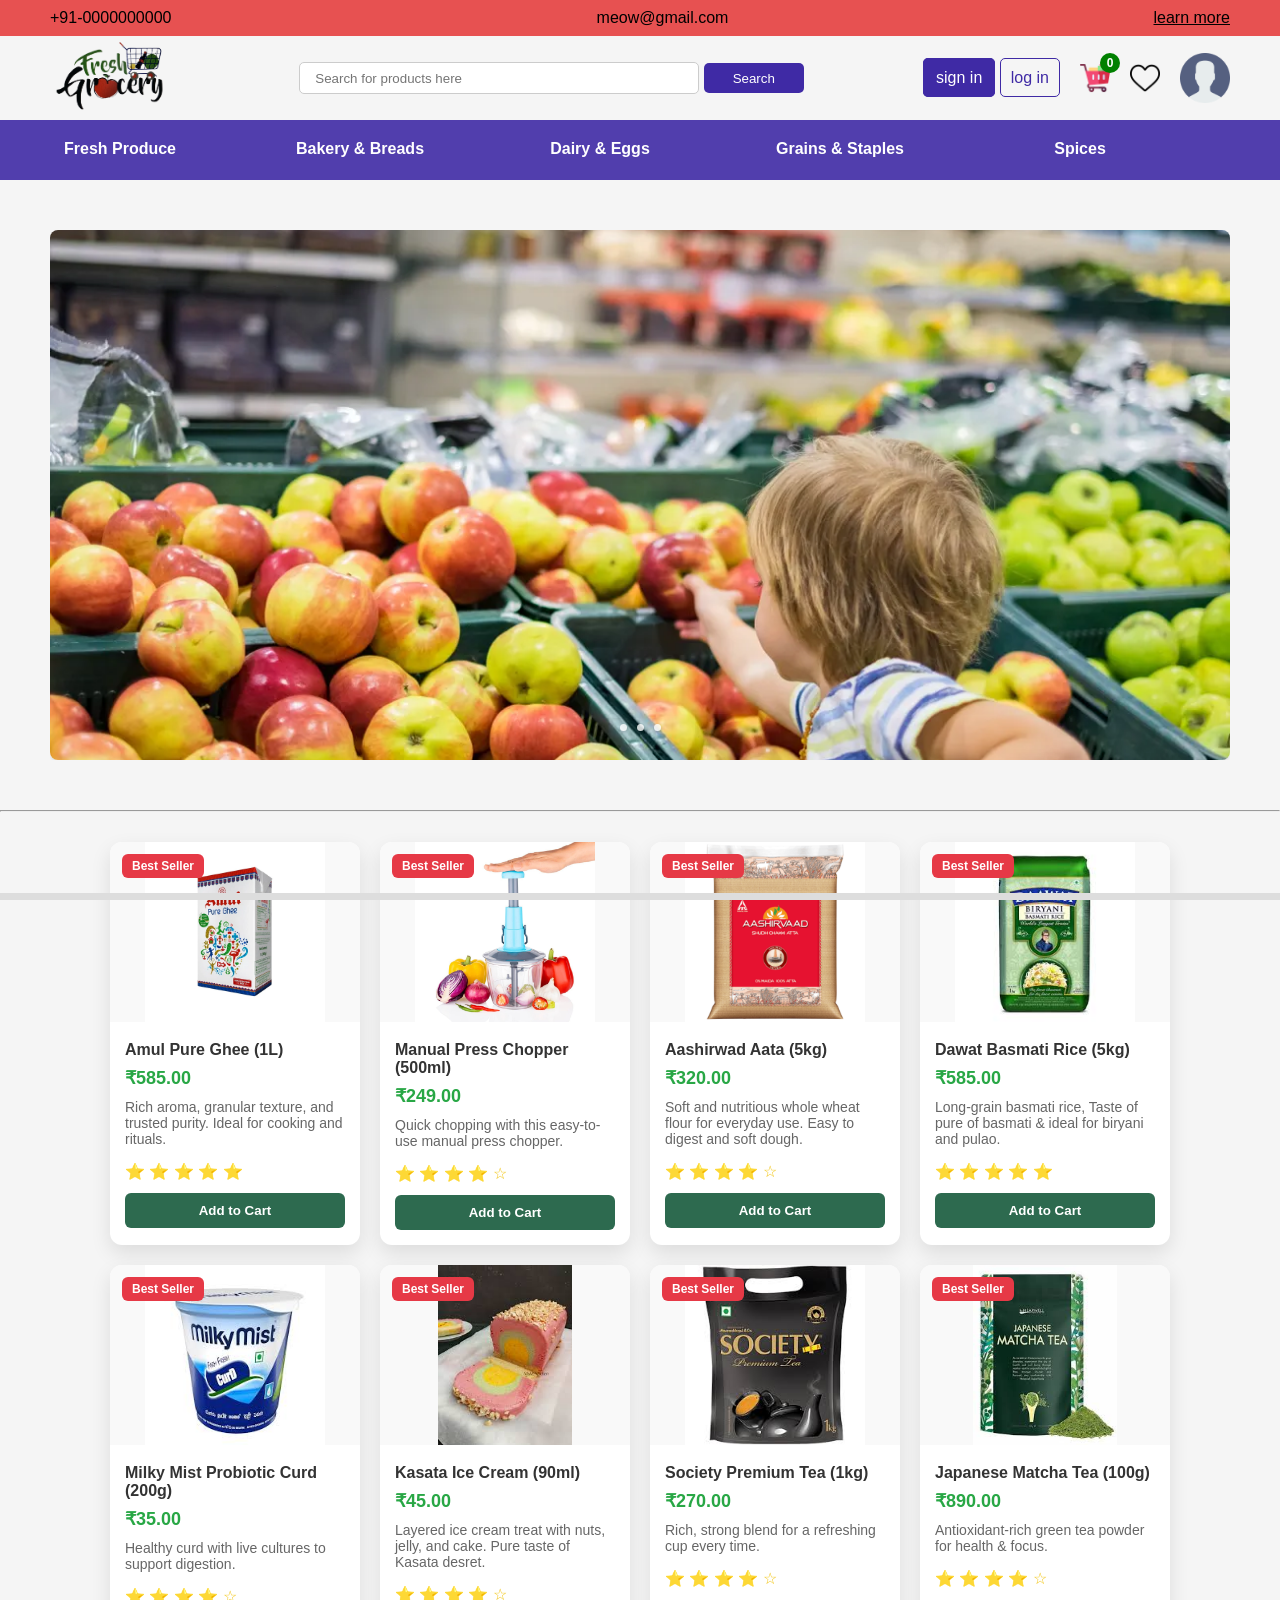
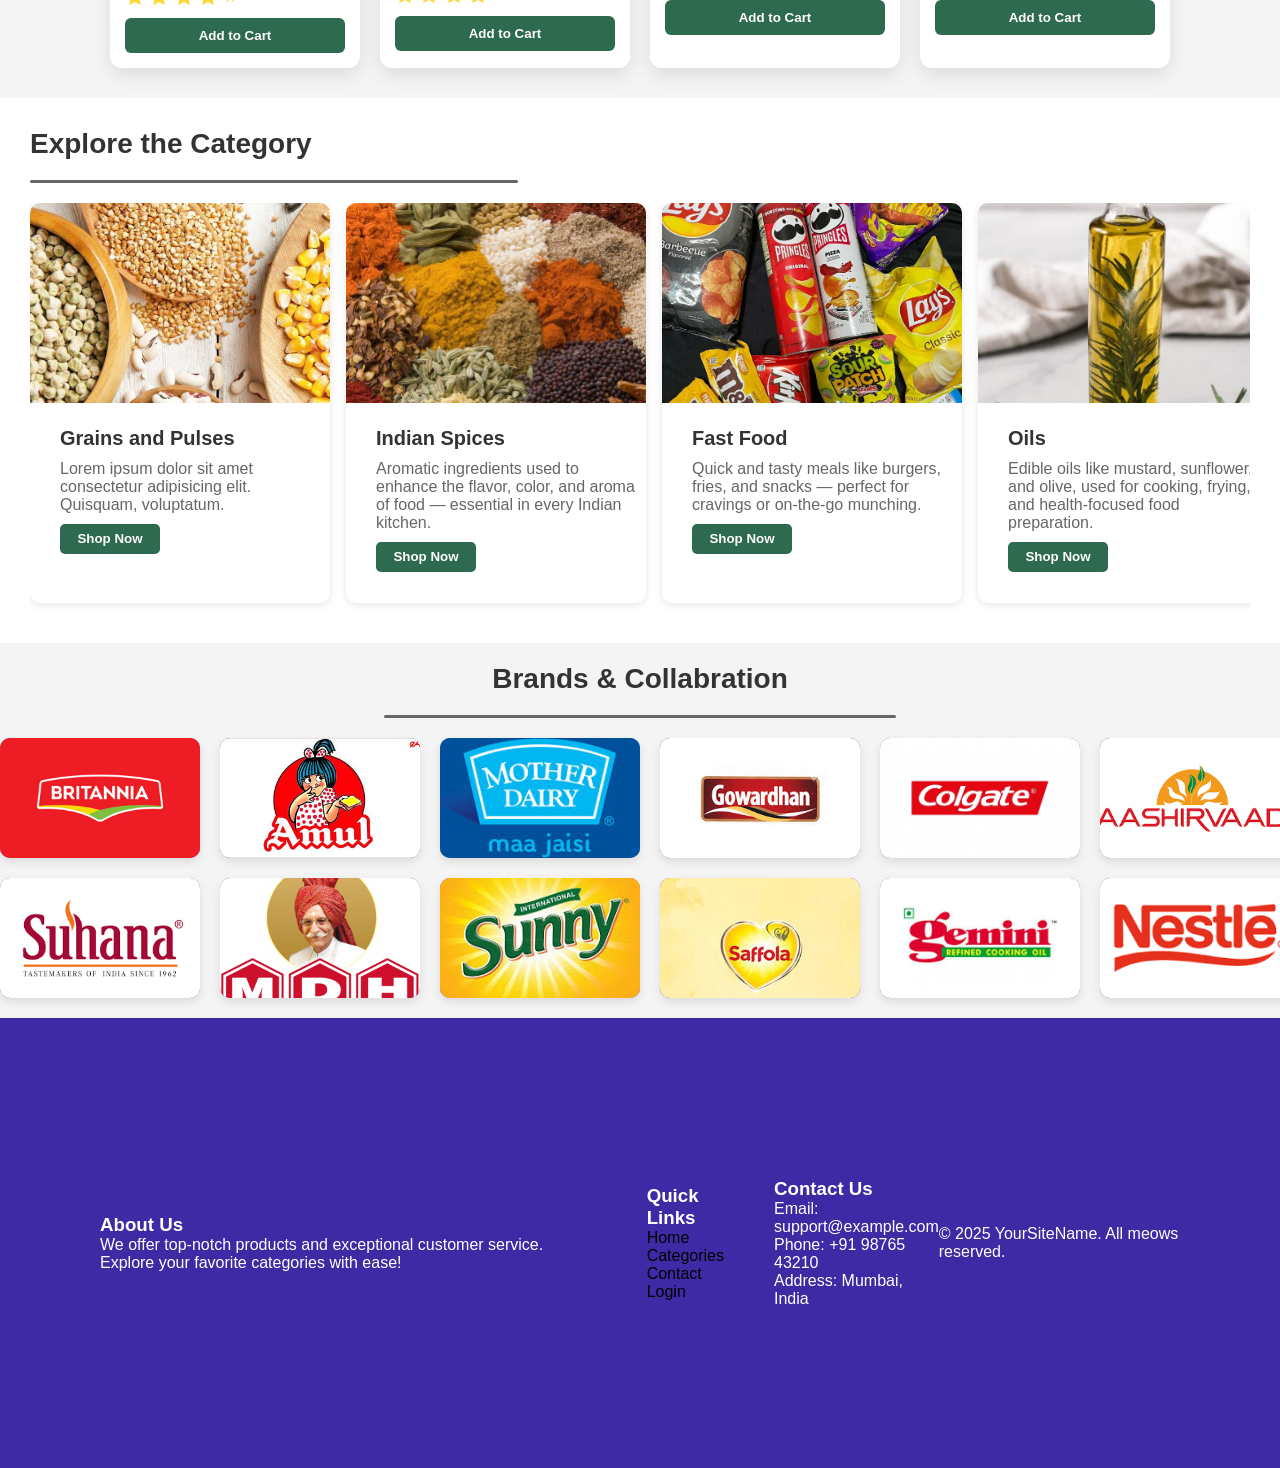
<file: index.html>
<!DOCTYPE html>
<html lang="en">

<head>
    <meta charset="UTF-8">
    <meta name="viewport" content="width=device-width, initial-scale=1.0">
    <title>grocery</title>
<!--<script>
        window.onload = function() {
            <?php
            if (isset($_SESSION['just_signed_in']) && $_SESSION['just_signed_in']) {
                echo 'alert("You\'re signed in, ' . $_SESSION['user'] . '!");';
                unset($_SESSION['just_signed_in']);
            }
            ?>
        };
    </script> -->

</head>
<link rel="stylesheet" href="style.css">

<body>
    <header>
        <div class="top">
            <p><a href="tel:+91-0000000000">+91-0000000000</a></p>
            <p><a href="mailto:meow@gmail.com">meow@gmail.com</a></p>
            <p><a href="know_more.html" style="text-decoration: underline;">learn more</a></p>
        </div>
        <div class="bottom">
            <div class="logo">
                <img src="logo.png" alt="logo">
                <!-- <h1>Grocery in minute</h1> -->
            </div>
            <div class="search">
                <input type="text" placeholder="Search for products here" class="search-bar">
                <button class="btn">Search</button>
            </div>
            <div class="user-end">
                <div class="user-links">
                    <a href="signin.php" class="ctn1">sign in</a>
                    <a href="login.php" class="ctn2">log in</a>
                </div>
                <div class="icons">
                    <a href="#" class="cart">
                        <img src="cart.png" alt="cart">
                        <div class="pop">0</div>
                    </a>
                    <a href="#" class="like"><img src="like.png" alt="like"></a>
                </div>
                <div class="user-profile">
                    <img src="user.png" alt="user profile">
                    <div class="profile-dropdown">
                        <img src="user.png" alt="user profile">
                        <a href="#">Profile</a>
                        <a href="#">Orders</a>
                        <a href="#">Wishlist</a>
                        <a href="#">Settings</a>
                        <a href="#" class="ctn1">Logout</a>
                    </div>
                </div>
            </div>
            <!-- <div class="menu">
                <div class="line1"></div>
                <div class="line2"></div>
                <div class="line3"></div>
            </div> -->
    </header>
    <nav>
        <ul>
            <li><a href="#">Fresh Produce</a></li>
            <li><a href="bakerynbread.html">Bakery & Breads</a></li>
            <li><a href="#">Dairy & Eggs</a></li>
            <li><a href="#">Grains & Staples</a></li>
            <li><a href="#">Spices</a></li>
            <li><a href="#">Snackes</a></li>
            <li><a href="#">Oils & Sauces</a></li>
            <li><a href="#">Sweets & Chocolates</a></li>
            <li><a href="#">Beverages</a></li>
            <li><a href="#">Household Essentails</a></li>
            <li><a href="#">Personal care</a></li>
        </ul>
    </nav>
    <div class="responsive-nav">

    </div>
    <div class="responsive-search search">
        <input type="text" placeholder="Search for products here" class="search-bar" style="width: 50%; padding: 10px;">
        <button class="btn">Search</button>
        <div class="user-links" style="width: 35%;">
            <a href="#" class="btn"
                style="padding: 3px 3px 3px 12px; background-color: white; border:2px solid rgb(63, 42, 165); color:  rgb(63, 42, 165);">sign
                in</a>
            <a href="#" class="btn"
                style="padding: 3px 3px 3px 12px; background-color: white; border:2px solid rgb(63, 42, 165); color:  rgb(63, 42, 165);">log
                in</a>
        </div>
    </div>

    <section class="home-image-slider">
        <div class="slider-wrapper">
            <div class="img-slider">
                <img class="slide" id="slide1" src="s1.png"> <!-- change to image-->
                <img class="slide" id="slide2" src="s2.png">
                <img class="slide" id="slide3" src="s3.png">
            </div>
            <div class="slider-nav">
                <a href="#slide1"></a>
                <a href="#slide2"></a>
                <a href="#slide3"></a>
            </div>
        </div>

    </section>

    <hr>


    <div class="best-seller" id="best-seller">
        <div class="box">
            <div class="product-card">
                <div class="best-seller-badge">Best Seller</div>
                <img src="bs1.png" alt="Grocery Product" class="product-image">
                <div class="product-details">
                    <div class="product-name">Amul Pure Ghee (1L)</div>
                    <div class="product-price">₹585.00</div>
                    <p class="description">Rich aroma, granular texture, and trusted purity. Ideal for cooking and rituals.</p>
                    <div class="stars">⭐ ⭐ ⭐ ⭐ ⭐</div>
                    <button class="add-to-cart">Add to Cart</button>
                </div>
            </div>
            <div class="product-card">
                <div class="best-seller-badge">Best Seller</div>
                <img src="bs2.png" alt="Grocery Product" class="product-image">
                <div class="product-details">
                    <div class="product-name">Manual Press Chopper (500ml)</div>
                    <div class="product-price">₹249.00</div>
                    <p class="description">Quick chopping with this easy-to-use manual press chopper.</p>
                    <div class="stars">⭐ ⭐ ⭐ ⭐ ☆</div>
                    <button class="add-to-cart">Add to Cart</button>
                </div>
            </div>
            <div class="product-card">
    <div class="best-seller-badge">Best Seller</div>
    <img src="bs3.png" alt="Aashirwad Aata" class="product-image">
    <div class="product-details">
        <div class="product-name">Aashirwad Aata (5kg)</div>
        <div class="product-price">₹320.00</div>
        <p class="description">Soft and nutritious whole wheat flour for everyday use. Easy to digest and soft dough.</p>
        <div class="stars">⭐ ⭐ ⭐ ⭐ ☆</div>
        <button class="add-to-cart">Add to Cart</button>
    </div>
</div>

<div class="product-card">
    <div class="best-seller-badge">Best Seller</div>
    <img src="bs4.png" alt="Dawat Rice" class="product-image">
    <div class="product-details">
        <div class="product-name">Dawat Basmati Rice (5kg)</div>
        <div class="product-price">₹585.00</div>
        <p class="description">Long-grain basmati rice, Taste of pure of basmati & ideal for biryani and pulao. </p>
        <div class="stars">⭐ ⭐ ⭐ ⭐ ⭐</div>
        <button class="add-to-cart">Add to Cart</button>
    </div>
</div>

<div class="product-card">
    <div class="best-seller-badge">Best Seller</div>
    <img src="bs5.png" alt="Milky Mist Probiotic Curd" class="product-image">
    <div class="product-details">
        <div class="product-name">Milky Mist Probiotic Curd (200g)</div>
        <div class="product-price">₹35.00</div>
        <p class="description">Healthy curd with live cultures to support digestion.</p>
        <div class="stars">⭐ ⭐ ⭐ ⭐ ☆</div>
        <button class="add-to-cart">Add to Cart</button>
    </div>
</div>

<div class="product-card">
    <div class="best-seller-badge">Best Seller</div>
    <img src="bs6.png" alt="Kasata Ice Cream" class="product-image">
    <div class="product-details">
        <div class="product-name">Kasata Ice Cream (90ml)</div>
        <div class="product-price">₹45.00</div>
        <p class="description">Layered ice cream treat with nuts, jelly, and cake. Pure taste of Kasata desret.</p>
        <div class="stars">⭐ ⭐ ⭐ ⭐ ☆</div>
        <button class="add-to-cart">Add to Cart</button>
    </div>
</div>

<div class="product-card">
    <div class="best-seller-badge">Best Seller</div>
    <img src="bs7.png" alt="Society Tea" class="product-image">
    <div class="product-details">
        <div class="product-name">Society Premium Tea (1kg)</div>
        <div class="product-price">₹270.00</div>
        <p class="description">Rich, strong blend for a refreshing cup every time.</p>
        <div class="stars">⭐ ⭐ ⭐ ⭐ ☆</div>
        <button class="add-to-cart">Add to Cart</button>
    </div>
</div>

<div class="product-card">
    <div class="best-seller-badge">Best Seller</div>
    <img src="bs8.png" alt="Matcha Tea" class="product-image">
    <div class="product-details">
        <div class="product-name">Japanese Matcha Tea (100g)</div>
        <div class="product-price">₹890.00</div>
        <p class="description">Antioxidant-rich green tea powder for health & focus.</p>
        <div class="stars">⭐ ⭐ ⭐ ⭐ ☆</div>
        <button class="add-to-cart">Add to Cart</button>
    </div>
</div>

        </div>
    </div>

    <div class="shopping-categories">
        <h1>Explore the Category</h1>
        <div class="line"></div>
        <div class="slider">
            <div class="category">
                <img src="c1.png" alt="Category 1">
                <div class="content-box">
                    <h3>Grains and Pulses</h3>
                    <p>Lorem ipsum dolor sit amet consectetur adipisicing elit. Quisquam, voluptatum.</p>
                    <button class="btn">Shop Now</button>
                </div>
            </div>
            <div class="category">
                <img src="c2.png" alt="Category 2">
                <div class="content-box">
                    <h3>Indian Spices</h3>
                    <p>Aromatic ingredients used to enhance the flavor, color, and aroma of food — essential in every Indian kitchen.</p>
                    <button class="btn">Shop Now</button>
                </div>
            </div>
            <div class="category">
                <img src="c3.png" alt="Category 3">
                <div class="content-box">
                    <h3>Fast Food</h3>
                    <p>Quick and tasty meals like burgers, fries, and snacks — perfect for cravings or on-the-go munching.</p>
                    <button class="btn">Shop Now</button>
                </div>
            </div>
            <div class="category">
                <img src="c4.png" alt="Category 4">
                <div class="content-box">
                    <h3>Oils</h3>
                    <p>Edible oils like mustard, sunflower, and olive, used for cooking, frying, and health-focused food preparation.</p>
                    <button class="btn">Shop Now</button>
                </div>
            </div>
            <div class="category">
                <img src="c5.png" alt="Category 5">
                <div class="content-box">
                    <h3>Sweets</h3>
                    <p>Traditional and modern desserts made with love — from laddoos to chocolates, perfect for every celebration.</p>
                    <button class="btn">Shop Now</button>
                </div>
            </div>
            <div class="category">
                <img src="c6.png" alt="Category 1">
                <div class="content-box">
                    <h3>Juices</h3>
                    <p>Refreshing drinks made from fruits and vegetables — rich in vitamins and great for hydration.</p>
                    <button class="btn">Shop Now</button>
                </div>
            </div>
            <div class="category">
                <img src="c7.png" alt="Category 2">
                <div class="content-box">
                    <h3>Home Cleaning Products</h3>
                    <p>Home Cleaning Products</p>
                    <button class="btn">Shop Now</button>
                </div>
            </div>
            <div class="category">
                <img src="c8.png" alt="Category 3">
                <div class="content-box">
                    <h3>Skin Care</h3>
                    <p>Products designed to nourish, protect, and enhance your skin — from moisturizers to herbal face packs.</p>
                    <button class="btn">Shop Now</button>
                </div>
            </div>
        </div>
    </div>

    <section class="auto-scroll-slider">
        <h1>Brands & Collabration</h1>
        <div class="line"></div>
        <div class="scroll-track" id="scroll-track">
            <div class="card"><img src="b1.png" alt=""></div>
            <div class="card"><img src="b2.png" alt=""></div>
            <div class="card"><img src="b3.png" alt=""></div>
            <div class="card"><img src="b4.png" alt=""></div>
            <div class="card"><img src="b5.png" alt=""></div>
            <div class="card"><img src="b6.png" alt=""></div>
            <div class="card"><img src="b7.png" alt=""></div>
            <div class="card"><img src="b8.png" alt=""></div>
            <div class="card"><img src="b9.png" alt=""></div>
            <div class="card"><img src="b10.png" alt=""></div>
            <div class="card"><img src="b1.png" alt=""></div>
            <div class="card"><img src="b2.png" alt=""></div>
            <div class="card"><img src="b3.png" alt=""></div>
            <div class="card"><img src="b4.png" alt=""></div>
            <div class="card"><img src="b5.png" alt=""></div>
            <div class="card"><img src="b6.png" alt=""></div>
            <div class="card"><img src="b7.png" alt=""></div>
            <div class="card"><img src="b8.png" alt=""></div>
            <div class="card"><img src="b9.png" alt=""></div>
            <div class="card"><img src="b10.png" alt=""></div>
        </div>
        <div class="scroll-track2" id="scroll-track">
            <div class="card"><img src="b10.png" alt=""></div>
            <div class="card"><img src="b12.png" alt=""></div>
            <div class="card"><img src="b13.png" alt=""></div>
            <div class="card"><img src="b14.png" alt=""></div>
            <div class="card"><img src="b15.png" alt=""></div>
            <div class="card"><img src="b16.png" alt=""></div>
            <div class="card"><img src="b17.png" alt=""></div>
            <div class="card"><img src="b18.png" alt=""></div>
            <div class="card"><img src="b19.png" alt=""></div>
            <div class="card"><img src="b20.png" alt=""></div>
            <div class="card"><img src="b10.png" alt=""></div>
            <div class="card"><img src="b12.png" alt=""></div>
            <div class="card"><img src="b13.png" alt=""></div>
            <div class="card"><img src="b14.png" alt=""></div>
            <div class="card"><img src="b15.png" alt=""></div>
            <div class="card"><img src="b16.png" alt=""></div>
            <div class="card"><img src="b17.png" alt=""></div>
            <div class="card"><img src="b18.png" alt=""></div>
            <div class="card"><img src="b19.png" alt=""></div>
            <div class="card"><img src="b20.png" alt=""></div>
        </div>
    </section>

    <footer class="site-footer">
        <div class="footer-container">
            <div class="footer-section about">
                <h3>About Us</h3>
                <p>We offer top-notch products and exceptional customer service. Explore your favorite categories with
                    ease!</p>
            </div>

            <div class="footer-section links">
                <h3>Quick Links</h3>
                <ul>
                    <li><a href="#">Home</a></li>
                    <li><a href="#">Categories</a></li>
                    <li><a href="#">Contact</a></li>
                    <li><a href="login.php">Login</a></li>
                </ul>
            </div>

            <div class="footer-section contact">
                <h3>Contact Us</h3>
                <p>Email: support@example.com</p>
                <p>Phone: +91 98765 43210</p>
                <p>Address: Mumbai, India</p>
            </div>
        </div>

        <div class="footer-bottom">
            <p>&copy; 2025 YourSiteName. All meows reserved.</p>
        </div>
    </footer>
    <div class="progress-container">
        <div class="progress-bar" id="progressBar"></div>
    </div>




<script>
    document.addEventListener("DOMContentLoaded", function () {
        const menu = document.querySelector(".menu");
        const nav = document.querySelector("nav");

        if (menu) {
            menu.addEventListener("click", () => {
                nav.classList.toggle("active");
            });
        }

        window.addEventListener("scroll", () => {
            const scrollTop = document.documentElement.scrollTop || document.body.scrollTop;
            const scrollHeight = document.documentElement.scrollHeight - document.documentElement.clientHeight;
            const scrollPercent = (scrollTop / scrollHeight) * 100;
            document.getElementById('progressBar').style.width = scrollPercent + '%';
        });
    });
</script>


</body>

</html>
</file>
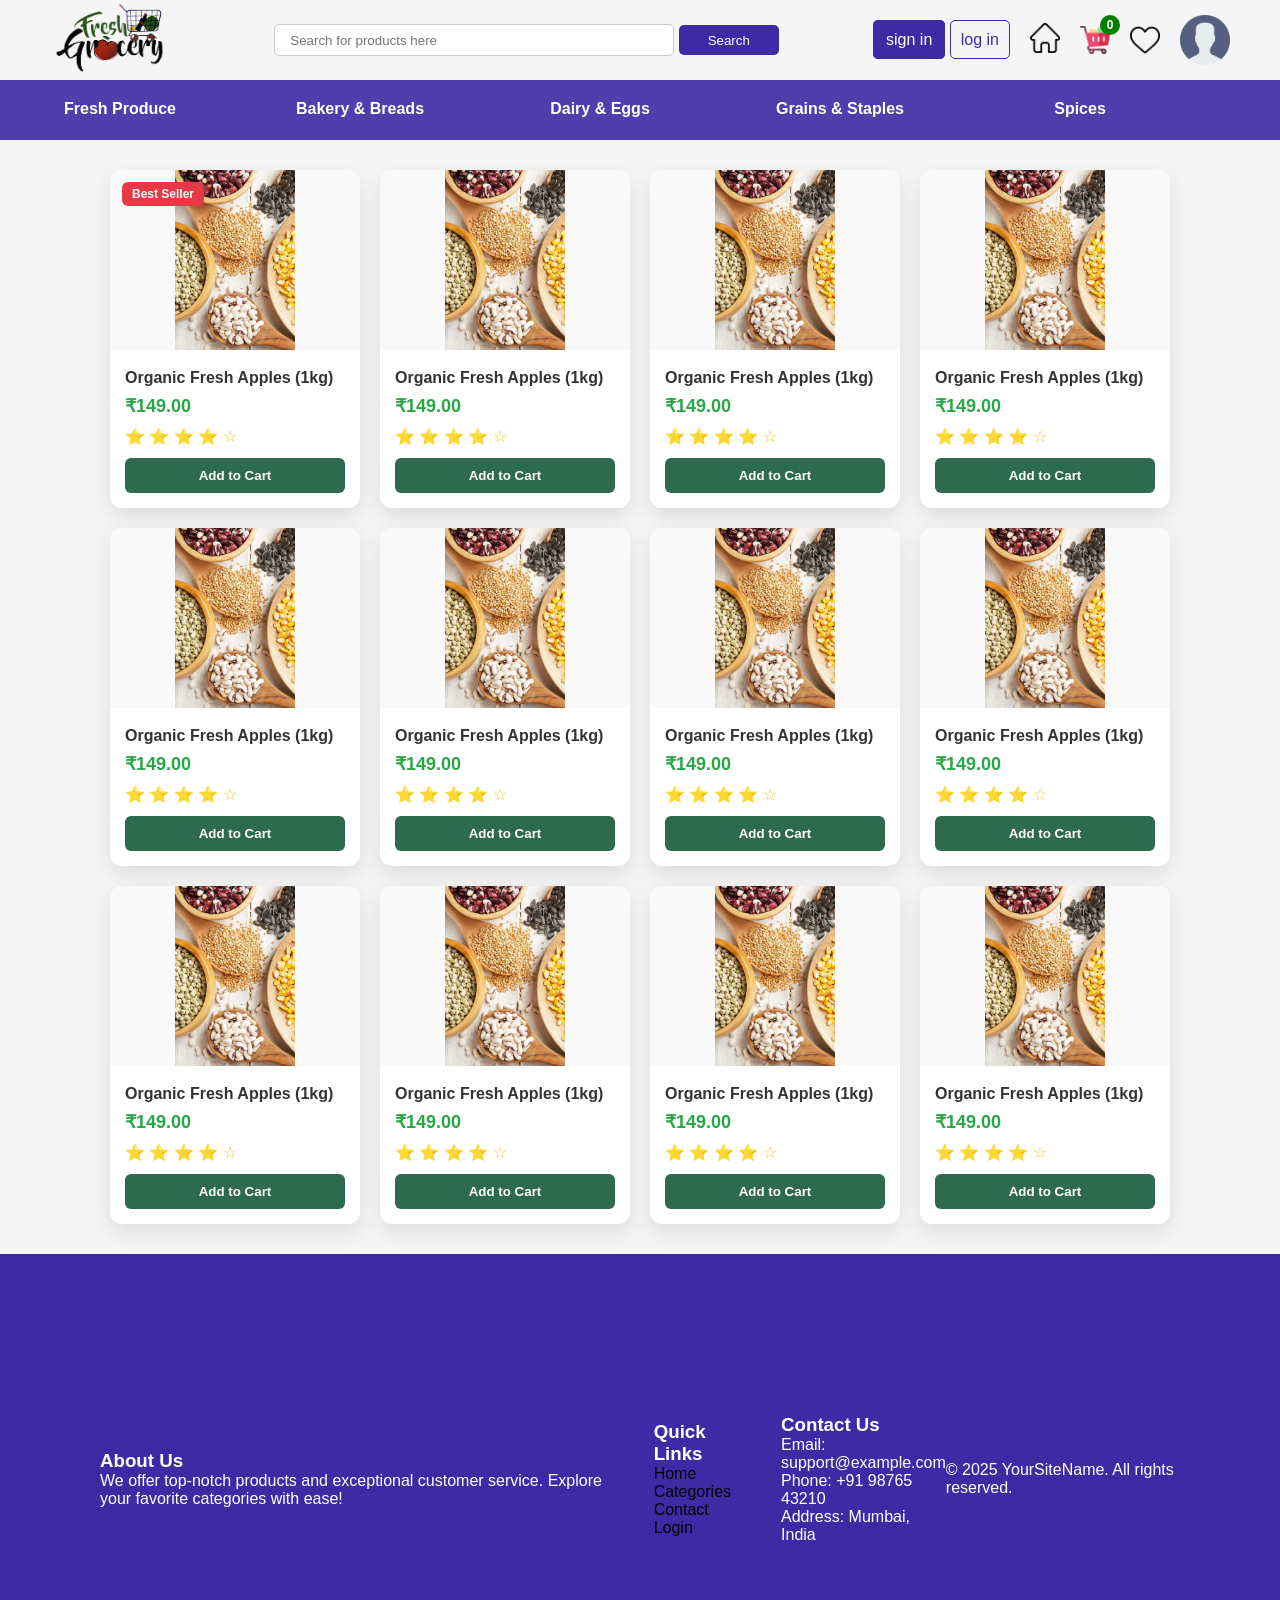
<file: bakerynbread.html>
<!DOCTYPE html>
<html lang="en">

<head>
    <meta charset="UTF-8">
    <meta name="viewport" content="width=device-width, initial-scale=1.0">
    <title>bakery and Breads</title>
    <link rel="stylesheet" href="style.css">
</head>

<body>
    <header style="height: 80px;">

        <div class="bottom" style="height: 100%;">


            <div class="logo">
                <img src="logo.png" alt="logo">
                <!-- <h1>Grocery in minute</h1> -->
            </div>
            <div class="search">
                <input type="text" placeholder="Search for products here" class="search-bar">
                <button class="btn">Search</button>
            </div>
            <div class="user-end">
                <div class="user-links">
                    <a href="#" class="ctn1">sign in</a>
                    <a href="#" class="ctn2">log in</a>
                </div>
                <div class="icons">
                    <a href="index.html">
                        <img src="home.png" alt="back to home">
                    </a>
                    <a href="#" class="cart">
                        <img src="cart.png" alt="cart">
                        <div class="pop">0</div>
                    </a>
                    <a href="#" class="like"><img src="like.png" alt="like"></a>
                </div>
                <div class="user-profile">
                    <img src="user.png" alt="user profile">
                    <div class="profile-dropdown">
                        <img src="user.png" alt="user profile">
                        <a href="#">Profile</a>
                        <a href="#">Orders</a>
                        <a href="#">Wishlist</a>
                        <a href="#">Settings</a>
                        <a href="#" class="ctn1">Logout</a>
                    </div>
                </div>
            </div>
            <div class="menu">
                <div class="line1"></div>
                <div class="line2"></div>
                <div class="line3"></div>
            </div>
    </header>

    <nav>
        <ul>
            <li><a href="#">Fresh Produce</a></li>
            <li><a href="#">Bakery & Breads</a></li>
            <li><a href="#">Dairy & Eggs</a></li>
            <li><a href="#">Grains & Staples</a></li>
            <li><a href="#">Spices</a></li>
            <li><a href="#">Snackes</a></li>
            <li><a href="#">Oils & Sauces</a></li>
            <li><a href="#">Sweets & Chocolates</a></li>
            <li><a href="#">Beverages</a></li>
            <li><a href="#">Household Essentails</a></li>
            <li><a href="#">Personal care</a></li>
        </ul>
    </nav>
    <div class="responsive-search search">
        <input type="text" placeholder="Search for products here" class="search-bar" style="width: 60%;">
        <button class="btn">Search</button>
    </div>
    <div class="best-seller">
        <div class="box">
            <div class="product-card">
                <div class="best-seller-badge">Best Seller</div>
                <img src="c1.png" alt="Grocery Product" class="product-image">
                <div class="product-details">
                    <div class="product-name">Organic Fresh Apples (1kg)</div>
                    <div class="product-price">₹149.00</div>
                    <div class="stars">⭐ ⭐ ⭐ ⭐ ☆</div>
                    <button class="add-to-cart">Add to Cart</button>
                </div>
            </div>
            <div class="product-card">
                <img src="c1.png" alt="Grocery Product" class="product-image">
                <div class="product-details">
                    <div class="product-name">Organic Fresh Apples (1kg)</div>
                    <div class="product-price">₹149.00</div>
                    <div class="stars">⭐ ⭐ ⭐ ⭐ ☆</div>
                    <button class="add-to-cart">Add to Cart</button>
                </div>
            </div>
            <div class="product-card">
                <img src="c1.png" alt="Grocery Product" class="product-image">
                <div class="product-details">
                    <div class="product-name">Organic Fresh Apples (1kg)</div>
                    <div class="product-price">₹149.00</div>
                    <div class="stars">⭐ ⭐ ⭐ ⭐ ☆</div>
                    <button class="add-to-cart">Add to Cart</button>
                </div>
            </div>
            <div class="product-card">
                <img src="c1.png" alt="Grocery Product" class="product-image">
                <div class="product-details">
                    <div class="product-name">Organic Fresh Apples (1kg)</div>
                    <div class="product-price">₹149.00</div>
                    <div class="stars">⭐ ⭐ ⭐ ⭐ ☆</div>
                    <button class="add-to-cart">Add to Cart</button>
                </div>
            </div>
            <div class="product-card">
                <img src="c1.png" alt="Grocery Product" class="product-image">
                <div class="product-details">
                    <div class="product-name">Organic Fresh Apples (1kg)</div>
                    <div class="product-price">₹149.00</div>
                    <div class="stars">⭐ ⭐ ⭐ ⭐ ☆</div>
                    <button class="add-to-cart">Add to Cart</button>
                </div>
            </div>
            <div class="product-card">
                <img src="c1.png" alt="Grocery Product" class="product-image">
                <div class="product-details">
                    <div class="product-name">Organic Fresh Apples (1kg)</div>
                    <div class="product-price">₹149.00</div>
                    <div class="stars">⭐ ⭐ ⭐ ⭐ ☆</div>
                    <button class="add-to-cart">Add to Cart</button>
                </div>
            </div>
            <div class="product-card">
                <img src="c1.png" alt="Grocery Product" class="product-image">
                <div class="product-details">
                    <div class="product-name">Organic Fresh Apples (1kg)</div>
                    <div class="product-price">₹149.00</div>
                    <div class="stars">⭐ ⭐ ⭐ ⭐ ☆</div>
                    <button class="add-to-cart">Add to Cart</button>
                </div>
            </div>
            <div class="product-card">
                <img src="c1.png" alt="Grocery Product" class="product-image">
                <div class="product-details">
                    <div class="product-name">Organic Fresh Apples (1kg)</div>
                    <div class="product-price">₹149.00</div>
                    <div class="stars">⭐ ⭐ ⭐ ⭐ ☆</div>
                    <button class="add-to-cart">Add to Cart</button>
                </div>
            </div>
            <div class="product-card">
                <img src="c1.png" alt="Grocery Product" class="product-image">
                <div class="product-details">
                    <div class="product-name">Organic Fresh Apples (1kg)</div>
                    <div class="product-price">₹149.00</div>
                    <div class="stars">⭐ ⭐ ⭐ ⭐ ☆</div>
                    <button class="add-to-cart">Add to Cart</button>
                </div>
            </div>
            <div class="product-card">
                <img src="c1.png" alt="Grocery Product" class="product-image">
                <div class="product-details">
                    <div class="product-name">Organic Fresh Apples (1kg)</div>
                    <div class="product-price">₹149.00</div>
                    <div class="stars">⭐ ⭐ ⭐ ⭐ ☆</div>
                    <button class="add-to-cart">Add to Cart</button>
                </div>
            </div>
            <div class="product-card">
                <img src="c1.png" alt="Grocery Product" class="product-image">
                <div class="product-details">
                    <div class="product-name">Organic Fresh Apples (1kg)</div>
                    <div class="product-price">₹149.00</div>
                    <div class="stars">⭐ ⭐ ⭐ ⭐ ☆</div>
                    <button class="add-to-cart">Add to Cart</button>
                </div>
            </div>
            <div class="product-card">
                <img src="c1.png" alt="Grocery Product" class="product-image">
                <div class="product-details">
                    <div class="product-name">Organic Fresh Apples (1kg)</div>
                    <div class="product-price">₹149.00</div>
                    <div class="stars">⭐ ⭐ ⭐ ⭐ ☆</div>
                    <button class="add-to-cart">Add to Cart</button>
                </div>
            </div>
        </div>
    </div>


    <footer class="site-footer">
        <div class="footer-container">
            <div class="footer-section about">
                <h3>About Us</h3>
                <p>We offer top-notch products and exceptional customer service. Explore your favorite categories with
                    ease!</p>
            </div>

            <div class="footer-section links">
                <h3>Quick Links</h3>
                <ul>
                    <li><a href="#">Home</a></li>
                    <li><a href="#">Categories</a></li>
                    <li><a href="#">Contact</a></li>
                    <li><a href="#">Login</a></li>
                </ul>
            </div>

            <div class="footer-section contact">
                <h3>Contact Us</h3>
                <p>Email: support@example.com</p>
                <p>Phone: +91 98765 43210</p>
                <p>Address: Mumbai, India</p>
            </div>
        </div>

        <div class="footer-bottom">
            <p>&copy; 2025 YourSiteName. All rights reserved.</p>
        </div>
    </footer>
<script>
        const menu = document.querySelector(".menu");
        const nav = document.querySelector("nav");

        menu.addEventListener("click", () => {
            nav.classList.toggle("active");
        });
    </script>

</body>

</html>
</file>
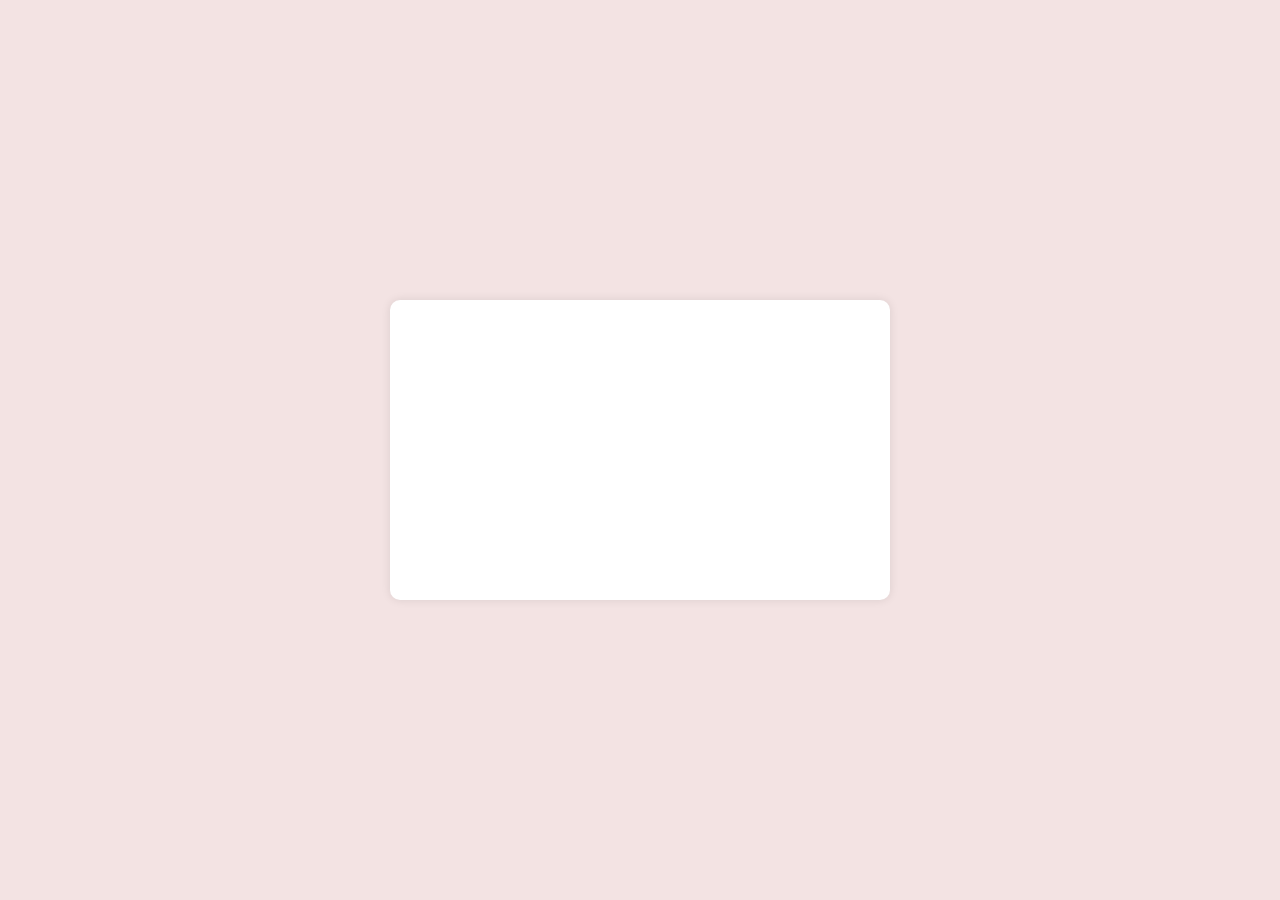
<file: card.html>
<!DOCTYPE html>
<html lang="en">

<head>
    <meta charset="UTF-8">
    <meta name="viewport" content="width=device-width, initial-scale=1.0">
    <title>Document</title>
</head>
<style>
    * {
        margin: 0;
        padding: 0;
        box-sizing: border-box;
    }

    body {
        width: 100%;
        height: 100vh;
        display: flex;
        justify-content: center;
        align-items: center;
        background-color: rgba(232, 200, 200, 0.5);
        position: relative;
    }

    .back-card {
        width: 500px;
        height: 300px;
        background-color: #fff;
        position: absolute;
        border-radius: 10px;
        box-shadow: 0 0 10px rgba(0, 0, 0, 0.1);
        z-index: 10;

    }

    

    .page {
        width: 450px;
        height: 250px;
        position: absolute;
        /* top: 30px; */
        padding: 20px;
        overflow-y: auto;
        background-color: #fff;
        border-radius: 10px;
        box-shadow: 0 0 10px rgba(0, 0, 0, 0.1);
        transition: ease-in-out 2s;
    }

   
</style>

<body>
    <div class="back-card">
    </div>
    <div class="page">
        <p>Lorem ipsum dolor sit amet consectetur adipisicing elit. Deserunt dolor cum voluptatibus reiciendis, ducimus,
            maxime, dolores iusto adipisci repellendus asperiores aperiam molestias quas. Autem est incidunt architecto,
            aut a laborum ullam rem doloribus, repellendus quibusdam temporibus illum ad quia repudiandae.</p>
    </div>
    <script>
        const backCard = document.querySelector('.back-card');
        const page = document.querySelector('.page');

        // Move the page down when front card is clicked
        backCard.addEventListener('mouseover', function () {
            page.style.top = '30px';
        });

        backCard.addEventListener('mouseout', function () {
            page.style.top = '30%';
        });

          </script>
</body>

</html>
</file>
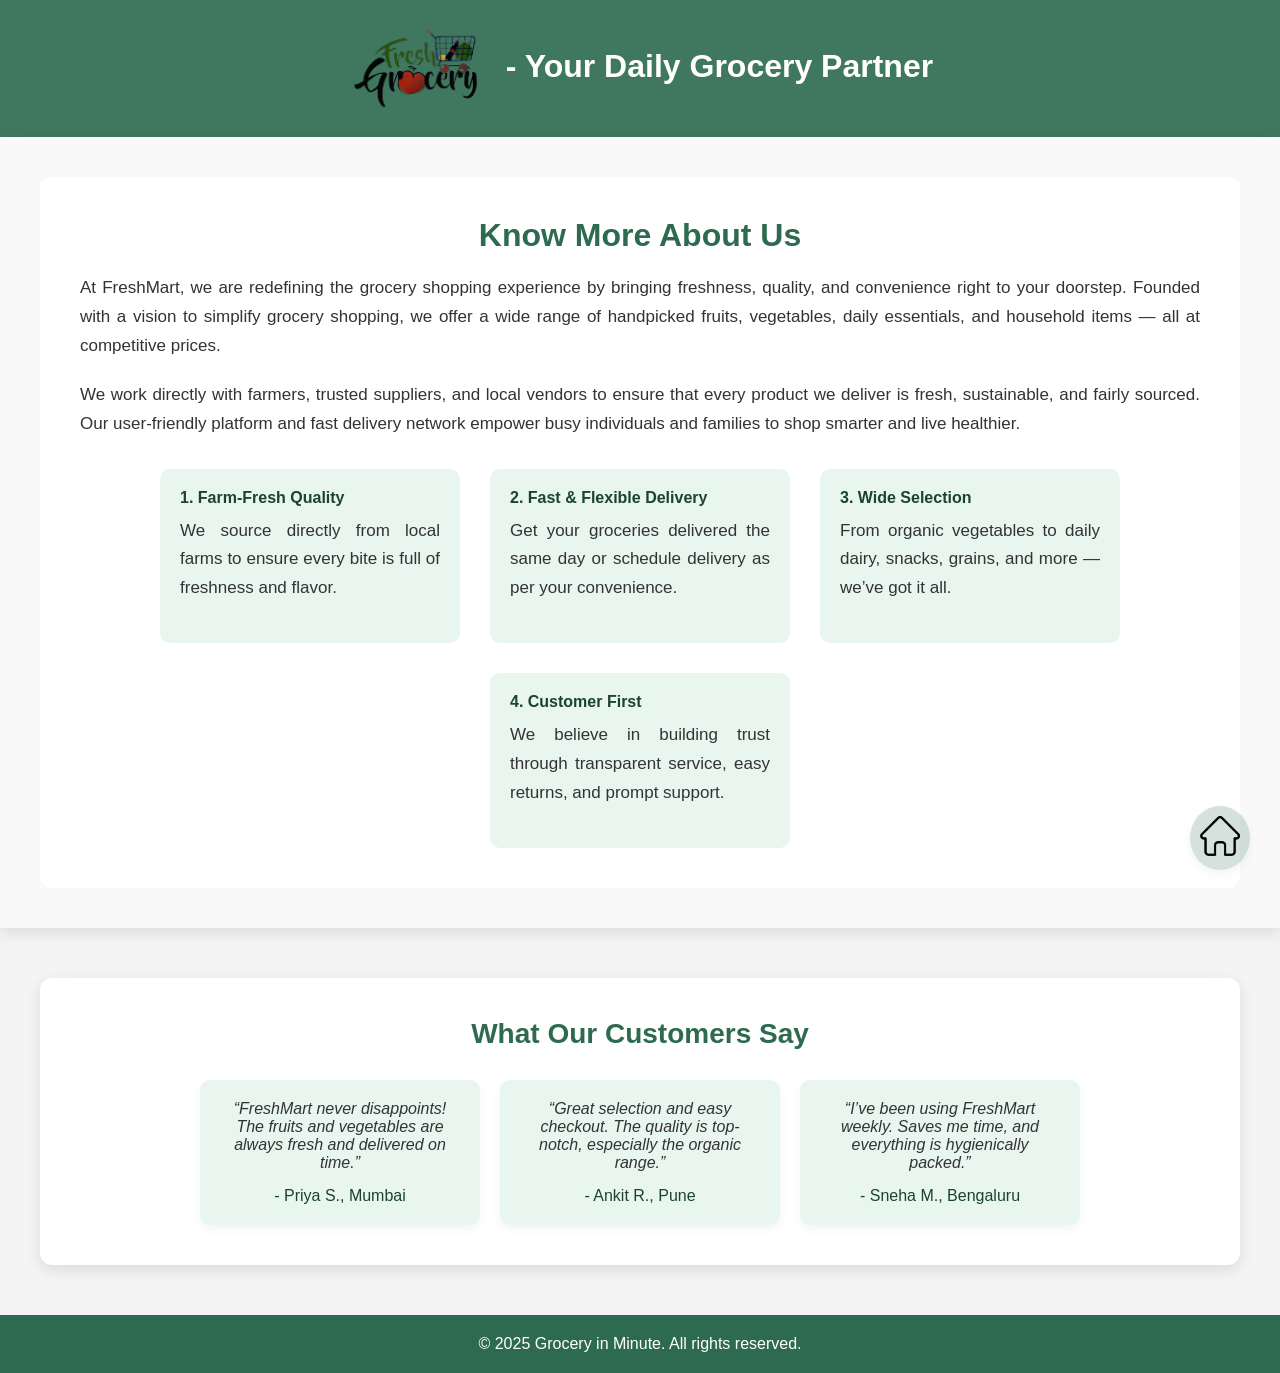
<file: know_more.html>
<!DOCTYPE html>
<html lang="en">

<head>
  <meta charset="UTF-8" />
  <title>About Us - FreshMart</title>
  <meta name="viewport" content="width=device-width, initial-scale=1.0" />
  <style>
    * {
      box-sizing: border-box;
      margin: 0;
      padding: 0;
    }

    body {
      font-family: 'Segoe UI', sans-serif;
      background-color: #f4f4f4;
      color: #333;
      width: 100%;
    }

    header {
      width: 100%;
      background-color: rgba(45, 106, 79, 0.9);
      padding: 20px 40px;
      color: #fff;
      text-align: center;
    }

    header img {
      width: 150px;
      vertical-align: middle;
    }

    .about-section {
      width: 100%;
      padding: 40px 20px;
      background-color: #f9f9f9;
      box-shadow: 0 5px 15px rgba(0, 0, 0, 0.1);
      display: flex;
      justify-content: center;
    }

    .sub-about-section {
      width: 100%;
      max-width: 1200px;
      padding: 40px;
      background-color: #fff;
      border-radius: 12px;
    }

    .about-section h2 {
      font-size: 32px;
      margin-bottom: 20px;
      color: #2d6a4f;
      text-align: center;
    }

    .about-section p {
      font-size: 17px;
      line-height: 1.7;
      margin-bottom: 20px;
      text-align: justify;
    }

    .about-highlights {
      display: flex;
      justify-content: center;
      flex-wrap: wrap;
      gap: 30px;
      margin-top: 30px;
    }

    .highlight {
      width: 300px;
      background-color: #e9f5ef;
      padding: 20px;
      border-radius: 10px;
      transition: transform 0.3s ease;
    }

    .highlight:hover {
      transform: translateY(-5px);
    }

    .highlight h4 {
      color: #1b4332;
      margin-bottom: 10px;
    }

    .feedback-section {
      max-width: 1200px;
      margin: 50px auto;
      text-align: center;
      background-color: #fff;
      padding: 40px 20px;
      border-radius: 12px;
      box-shadow: 0 5px 15px rgba(0, 0, 0, 0.1);
    }

    .feedback-section h2 {
      font-size: 28px;
      color: #2d6a4f;
      margin-bottom: 30px;
    }

    .feedback-cards {
      display: flex;
      gap: 20px;
      flex-wrap: wrap;
      justify-content: center;
    }

    .feedback-card {
      background-color: #e9f5ef;
      padding: 20px;
      border-radius: 10px;
      width: 280px;
      box-shadow: 0 4px 10px rgba(0, 0, 0, 0.05);
      transition: transform 0.2s ease;
    }

    .feedback-card:hover {
      transform: translateY(-5px);
    }

    .feedback-card p {
      font-style: italic;
      font-size: 16px;
      margin-bottom: 15px;
    }

    .feedback-card h4 {
      color: #1b4332;
      font-weight: 500;
    }

    .home {
      position: fixed;
      bottom: 30px;
      right: 30px;
      background-color: rgba(45, 106, 79, 0.2);
      box-shadow: 0 4px 10px rgba(0, 0, 0, 0.05);
      padding: 10px;
      border-radius: 50%;
      z-index: 1000;
    }

    .home img {
      width: 40px;
      cursor: pointer;
    }

    footer {
      text-align: center;
      padding: 20px;
      background-color: #2d6a4f;
      color: white;
    }

    /* Responsive */
    @media (max-width: 1024px) {
      header img {
        width: 120px;
      }

      .sub-about-section {
        padding: 30px 20px;
      }
    }

    @media (max-width: 768px) {
      header {
        padding: 15px 20px;
      }

      header h1 {
        font-size: 20px;
      }

      .about-section h2,
      .feedback-section h2 {
        font-size: 24px;
      }

      .about-section p,
      .feedback-card p {
        font-size: 15px;
      }

      .highlight {
        width: 100%;
        max-width: 90%;
      }

      .feedback-card {
        width: 100%;
        max-width: 90%;
      }

      .home {
        bottom: 20px;
        right: 20px;
      }
    }

    @media (max-width: 480px) {
      header h1 {
        font-size: 18px;
      }

      .about-section h2,
      .feedback-section h2 {
        font-size: 20px;
      }

      .feedback-card h4,
      .highlight h4 {
        font-size: 16px;
      }
    }
  </style>
</head>

<body>

  <header>
    <h1><img src="logo.png" alt=""> - Your Daily Grocery Partner</h1>
  </header>

  <div class="about-section">
    <div class="sub-about-section">
      <h2>Know More About Us</h2>
      <p>
        At FreshMart, we are redefining the grocery shopping experience by bringing freshness, quality, and
        convenience right to your doorstep.
        Founded with a vision to simplify grocery shopping, we offer a wide range of handpicked fruits,
        vegetables, daily essentials, and household items — all at competitive prices.
      </p>
      <p>
        We work directly with farmers, trusted suppliers, and local vendors to ensure that every product we
        deliver is fresh, sustainable, and fairly sourced.
        Our user-friendly platform and fast delivery network empower busy individuals and families to shop
        smarter and live healthier.
      </p>

      <div class="about-highlights">
        <div class="highlight">
          <h4>1. Farm-Fresh Quality</h4>
          <p>We source directly from local farms to ensure every bite is full of freshness and flavor.</p>
        </div>
        <div class="highlight">
          <h4>2. Fast & Flexible Delivery</h4>
          <p>Get your groceries delivered the same day or schedule delivery as per your convenience.</p>
        </div>
        <div class="highlight">
          <h4>3. Wide Selection</h4>
          <p>From organic vegetables to daily dairy, snacks, grains, and more — we’ve got it all.</p>
        </div>
        <div class="highlight">
          <h4>4. Customer First</h4>
          <p>We believe in building trust through transparent service, easy returns, and prompt support.</p>
        </div>
      </div>
    </div>
  </div>

  <div class="feedback-section">
    <h2>What Our Customers Say</h2>
    <div class="feedback-cards">
      <div class="feedback-card">
        <p>“FreshMart never disappoints! The fruits and vegetables are always fresh and delivered on time.”</p>
        <h4>- Priya S., Mumbai</h4>
      </div>
      <div class="feedback-card">
        <p>“Great selection and easy checkout. The quality is top-notch, especially the organic range.”</p>
        <h4>- Ankit R., Pune</h4>
      </div>
      <div class="feedback-card">
        <p>“I’ve been using FreshMart weekly. Saves me time, and everything is hygienically packed.”</p>
        <h4>- Sneha M., Bengaluru</h4>
      </div>
    </div>
  </div>

  <div class="home">
    <img src="home.png" alt="back to home" onclick="window.location.href='index.html'" />
  </div>

  <footer>
    &copy; 2025 Grocery in Minute. All rights reserved.
  </footer>
  

</body>

</html>
</file>
<file: style.css>
@import url('https://fonts.googleapis.com/css2?family=Ancizar+Serif:ital,wght@0,300..900;1,300..900&family=Grand+Hotel&display=swap');

* {
    padding: 0;
    margin: 0;
    box-sizing: border-box;
    font-family: 'Segoe UI', sans-serif;
}

.line {
    width: 40%;
    height: 3px;
    border-radius: 1rem;
    background-color: #666;
    margin: 20px auto;
    margin-left: 0;
}

li {
    list-style: none;
}

a {
    text-decoration: none;
    color: black;
}

header {
    width: 100%;
    height: 120px;

}

header .top {
    width: 100%;
    height: 30%;
    display: flex;
    justify-content: space-between;
    align-items: center;
    padding: 10px 50px;
    background-color: rgb(231, 81, 81);
}

header .bottom {
    width: 100%;
    height: 70%;
    display: flex;
    justify-content: space-between;
    align-items: center;
    padding: 10px 50px;
    background-color: whitesmoke;
}

header .logo img {
    width: 130px;
    height: auto;
}

header .logo h1 {
    font-family: "Grand Hotel", cursive;
    word-spacing: 4px;
    font-weight: 1000;
    font-style: normal;
}

header .user-end {
    display: flex;
    align-items: center;
    gap: 20px;
}

.search-bar {
    width: 400px;
    height: 30px;
    border-radius: 5px;
    border: 1px solid #ccc;
    padding: 15px;
}

.icons {
    display: flex;
    align-items: center;
    gap: 20px;
}

.cart {
    width: 30px;
    height: 30px;
    border-radius: 50%;
    display: flex;
    justify-content: center;
    align-items: center;
}

.cart img {
    width: 100%;
    height: 100%;
}

.icons {
    display: flex;
    gap: 20px;
    align-items: center;
    position: relative;
}

.icons a {
    position: relative;
    display: inline-block;
}

.icons img {
    width: 30px;
    height: 30px;
}

.pop {
    position: absolute;
    top: -10px;
    right: -10px;
    background-color: green;
    color: white;
    font-size: 12px;
    font-weight: bold;
    border-radius: 50%;
    width: 20px;
    height: 20px;
    display: flex;
    align-items: center;
    justify-content: center;
}


.like {
    width: 30px;
    height: 30px;
    border-radius: 50%;
    display: flex;
    justify-content: center;
    align-items: center;
}

.like img {
    width: 100%;
    height: 100%;
}

.user-profile {
    width: 50px;
    height: 50px;
    border-radius: 50%;
    display: flex;
    justify-content: center;
    align-items: center;
}

.menu {
    display: none;
    width: 25px;
    height: 50px;
    cursor: pointer;
    border-radius: 2rem;
    margin-top: 20px;
}

.line1,
.line2,
.line3 {
    width: 100%;
    height: 2px;
    background: #000;
    margin: 5px 0;
}



@media (max-width: 768px) {


    header {
        width: 100%;
        height: 80px;

    }

    header .bottom {
        width: 100%;
    }

    header .logo img {
        width: 100px;
    }

    header .user-end {
        display: none;
    }

    .search {
        display: flex;
        gap: 10px;
    }

    .search-bar {
        width: 50%;
    }

    .like {
        display: none;
    }

    .menu {
        display: block;
    }

    .line1,
    .line2,
    .line3 {
        display: block;
    }

    .menu {
        display: block;
    }

    .line1,
    .line2,
    .line3 {
        display: block;
    }



}


.user-profile img {
    width: 100%;
    height: 100%;
}

.profile-dropdown {
    display: none;
    width: 200px;
    height: 350px;
    position: absolute;
    top: 60px;
    right: 50px;
    z-index: 20;
    background-color: white;
    border-radius: 5px;
    box-shadow: 0 2px 10px rgba(0, 0, 0, 0.1);
    padding: 30px;
}

.profile-dropdown img {
    height: 100px;
    width: 100px;
}

.profile-dropdown a {
    color: #000;
    font-weight: 600;
    font-size: 18px;
}


.user-profile:hover .profile-dropdown {
    display: flex;
    flex-direction: column;
    align-items: center;
    justify-content: center;
    gap: 20px;
}


.btn {
    width: 100px;
    height: 30px;
    border-radius: 5px;
    border: none;
    background-color: rgb(63, 42, 165);
    color: white;
    cursor: pointer;

}

.ctn1 {
    width: 100px;
    height: 30px;
    border-radius: 5px;
    border: 1px solid rgb(63, 42, 165);
    background-color: rgb(63, 42, 165);
    color: white;
    cursor: pointer;
    padding: 10px 12px;
}

.ctn1:hover {
    background-color: rgb(42, 63, 165);
}

.ctn2 {
    width: 100px;
    height: 30px;
    border-radius: 5px;
    border: 1px solid rgb(63, 42, 165);
    background-color: none;
    color: rgb(63, 42, 165);
    cursor: pointer;
    padding: 10px;
}

nav {
    width: 100%;
    height: 60px;
    background-color: rgba(63, 42, 165, 0.9);
    position: sticky;
    top: 0;
    z-index: 10;
    overflow-x: auto;
    white-space: nowrap;
    scrollbar-width: none;
    /* Firefox */
    -ms-overflow-style: none;
    /* IE and Edge */
    display: flex;
    align-items: center;
}


nav ul {
    display: flex;
    flex-wrap: nowrap;
    height: 100%;
    padding: 20px;
    align-items: center;
    gap: 40px;
}

nav ul li {
    width: 200px;
    height: 100%;
    text-align: center;
}

nav ul li a {
    font-weight: 800;
    color: white;
    width: 100%;
    height: 100%;
}

.responsive-search {
    display: none;
}

.home-image-slider {
    width: 100%;
    height: 70vh;
    background-color: whitesmoke;
    padding: 50px;
    position: relative;

}

.slider-wrapper {
    width: 100%;
    height: 100%;
    display: flex;
    align-items: center;
    justify-content: center;
    overflow: hidden;
    position: relative;
}

.img-slider {
    width: 100%;
    height: 100%;
    scrollbar-width: none;
    -ms-overflow-style: none;
    display: flex;
    overflow-x: auto;
    aspect-ratio: 16/9;
    scroll-snap-type: x mandatory;
    border-radius: 0.5rem;
    box-shadow: 0 1.5px 3px rgba(0, 0, 0, 0.1);
}

.slider-nav {
    position: absolute;
    top: 90%;
    left: 0;
    right: 0;
    bottom: 5px;
    display: flex;
    align-items: flex-end;
    justify-content: center;
    gap: 10px;
    transform: translateY(-50%);
}

.slider-nav a {
    width: 7px;
    height: 7px;
    background-color: rgba(255, 255, 255, 0.8);
    border-radius: 50%;
    display: flex;
    justify-content: center;
    align-items: center;
    box-shadow: 0 1.5px 3px rgba(0, 0, 0, 0.1);
    transition: all 0.3s ease;
}

.slider-nav a:hover {
    background-color: #757474;
}

.slider-nav a.active {
    background-color: #333;
}

.home-image-slider img {
    flex: 1 0 100%;
    scroll-snap-align: start;
    width: 100%;
    height: 100%;
    object-fit: cover;
}





.shopping-categories {
    padding: 30px;
}

.shopping-categories h1 {
    font-size: 28px;
    margin-bottom: 20px;
    text-align: left;
    color: #333;
}

.slider {
    display: flex;
    overflow-x: auto;
    scroll-behavior: smooth;
    gap: 16px;
    padding-bottom: 10px;
    scrollbar-width: none;
    -ms-overflow-style: none;
}

.category {
    flex: 0 0 auto;
    width: 150px;
    background: white;
    border-radius: 10px;
    box-shadow: 0 2px 8px rgba(0, 0, 0, 0.1);
    text-align: center;
    padding: 10px;
}

.best-seller {
    padding: 30px;
    background-color: whitesmoke;
}

.product-card {
    width: 250px;
    background-color: #fff;
    border-radius: 12px;
    box-shadow: 0 8px 20px rgba(0, 0, 0, 0.1);
    overflow: hidden;
    position: relative;
    transition: transform 0.2s;
}

.product-card:hover {
    transform: translateY(-5px);
}

.best-seller-badge {
    position: absolute;
    top: 12px;
    left: 12px;
    background-color: #e63946;
    color: #fff;
    padding: 5px 10px;
    font-size: 12px;
    font-weight: bold;
    border-radius: 6px;
}

.product-image {
    width: 100%;
    height: 180px;
    object-fit: contain;
    background-color: #f9f9f9;
}

.product-details {
    padding: 15px;
}

.product-name {
    font-size: 16px;
    font-weight: 600;
    margin-bottom: 8px;
    color: #333;
}

.product-price {
    color: #28a745;
    font-size: 18px;
    font-weight: bold;
    margin-bottom: 10px;
}

.stars {
    color: #f1c40f;
    margin-bottom: 12px;
}

.description {
  font-size: 14px;
  color: #666;
  margin-bottom: 15px;
}

.add-to-cart {
    display: block;
    width: 100%;
    padding: 10px;
    background-color: #2d6a4f;
    color: white;
    text-align: center;
    border: none;
    border-radius: 6px;
    cursor: pointer;
    font-weight: 600;
    transition: background-color 0.2s;
}

.add-to-cart:hover {
    background-color: #1b4332;
}

.best-seller h1 {
    font-size: 28px;
    margin-bottom: 20px;
    text-align: center;
    color: #333;
}

.best-seller .box {
    display: flex;
    flex-wrap: wrap;
    justify-content: center;
    gap: 20px;
}

.category {
    width: 300px;
    height: 400px;
    padding: 0;
}

.category img {
    width: 100%;
    height: 50%;
    border-radius: 10px 10px 0 0;
    object-fit: cover;
}

.category .content-box {
    padding: 10px;
    padding-left: 30px;
    text-align: left;
}

.category h3 {
    font-size: 20px;
    margin: 10px 0;
    color: #333;
}

.category p {
    font-size: 16px;
    color: #666;
    margin-bottom: 10px;
}

.category .btn {
    width: 100px;
    height: 30px;
    border-radius: 5px;
    border: none;
    background-color: #2d6a4f;
    color: white;
    font-weight: bold;
    cursor: pointer;
    text-align: center;
    line-height: 30px;
}






/* Main container */
.auto-scroll-slider {
    width: 100%;
    overflow: hidden;
    background: #f4f4f4;
    padding: 20px 0;
}

.auto-scroll-slider h1 {
    font-size: 28px;
    margin-bottom: 20px;
    text-align: center;
    color: #333;
    padding: 0 20px;
}

.auto-scroll-slider .line {
    width: 40%;
    height: 3px;
    border-radius: 1rem;
    background-color: #666;
    margin: 20px auto;
}

/* Scroll track that slides */
.scroll-track {
    display: flex;
    gap: 20px;
    animation: scrollLeft 50s linear infinite;
    width: max-content;
    margin: 20px 0;
}

.scroll-track2 {
    display: flex;
    gap: 20px;
    animation: scrollRight 50s linear infinite;
    width: max-content;
}

/* Individual items */
.card {
    flex: 0 0 auto;
    width: 200px;
    height: 120px;
    background-color: #6a5acd;
    color: white;
    font-weight: bold;
    font-size: 18px;
    display: flex;
    align-items: center;
    justify-content: center;
    border-radius: 10px;
    box-shadow: 0 4px 10px rgba(0, 0, 0, 0.1);
    white-space: nowrap;
}

.auto-scroll-slider .card img {
    width: 100%;
    height: 100%;
    border-radius: 10px;
    object-fit: cover;
}

/* Pause animation on hover */
.auto-scroll-slider:hover .scroll-track {
    animation-play-state: paused;
}

.auto-scroll-slider:hover .scroll-track2 {
    animation-play-state: paused;
}

/* Keyframes for horizontal scrolling */
@keyframes scrollLeft {
    0% {
        transform: translateX(0);
    }

    100% {
        transform: translateX(-50%);
    }
}

@keyframes scrollRight {
    0% {
        transform: translateX(-50%);
    }

    100% {
        transform: translateX(0);
    }
}



footer {
    width: 100%;
    height: 50vh;
    background-color: rgb(63, 42, 165);
    color: white;
    padding: 30px 100px;
    display: flex;
    justify-content: center;
    align-items: center;
}

footer .footer-container {
    width: 100%;
    display: flex;
    justify-content: space-between;
    align-items: center;
    gap: 50px;
}

.progress-container {
    position: fixed;
    bottom: 0;
    left: 0;
    width: 100%;
    height: 7px;
    background: #ddd;
    z-index: 1000;
}

.progress-bar {
    height: 100%;
    width: 0%;
    background: linear-gradient(to right,skyblue,blue);
    transition: width 0.1s ease-out;
}


/* Add at the bottom of your current CSS */

@media (max-width: 992px) {
    header .top {
        padding: 1px 10px;
        gap: 10px;
    }

    header a {
        font-size: small;
    }

    header .bottom {
        padding: 1px 20px;

    }

    .search {
        display: none;
    }

    header .user-end {
        display: flex;
        gap: 10px;

    }

    header .user-end img {
        width: 30px;
        height: 30px;
    }

    .user-links {
        display: none;
    }

    .responsive-search .user-links {
        display: flex;
        align-items: center;
        gap: 10px;
    }

    .search-bar {
        width: 100%;
    }



    nav {
        height: auto;
        padding-bottom: 5px;
    }

    .responsive-search {
        display: flex;
        width: 100%;
        display: flex;
        align-items: center;
        justify-content: center;
        padding: 5px 5px;
    }


    .slider {
        gap: 10px;
    }

    .category {
        width: 80%;
    }

    footer {
        flex-direction: column;
        padding: 30px 40px;
        height: auto;
        text-align: center;
    }

    .footer-container {
        flex-direction: column;
        gap: 20px;

    }

    .slider-wrapper {
        padding: 10px;
    }

    .home-image-slider {
        padding: 0px;
        height: auto;
    }


    nav ul {
        padding: 0;
    }

    nav ul li {
        width: auto;
        padding: 10px 20px;
    }

    nav a {
        font-size: 16px;
        font-weight: 100;
    }
}
</file>
